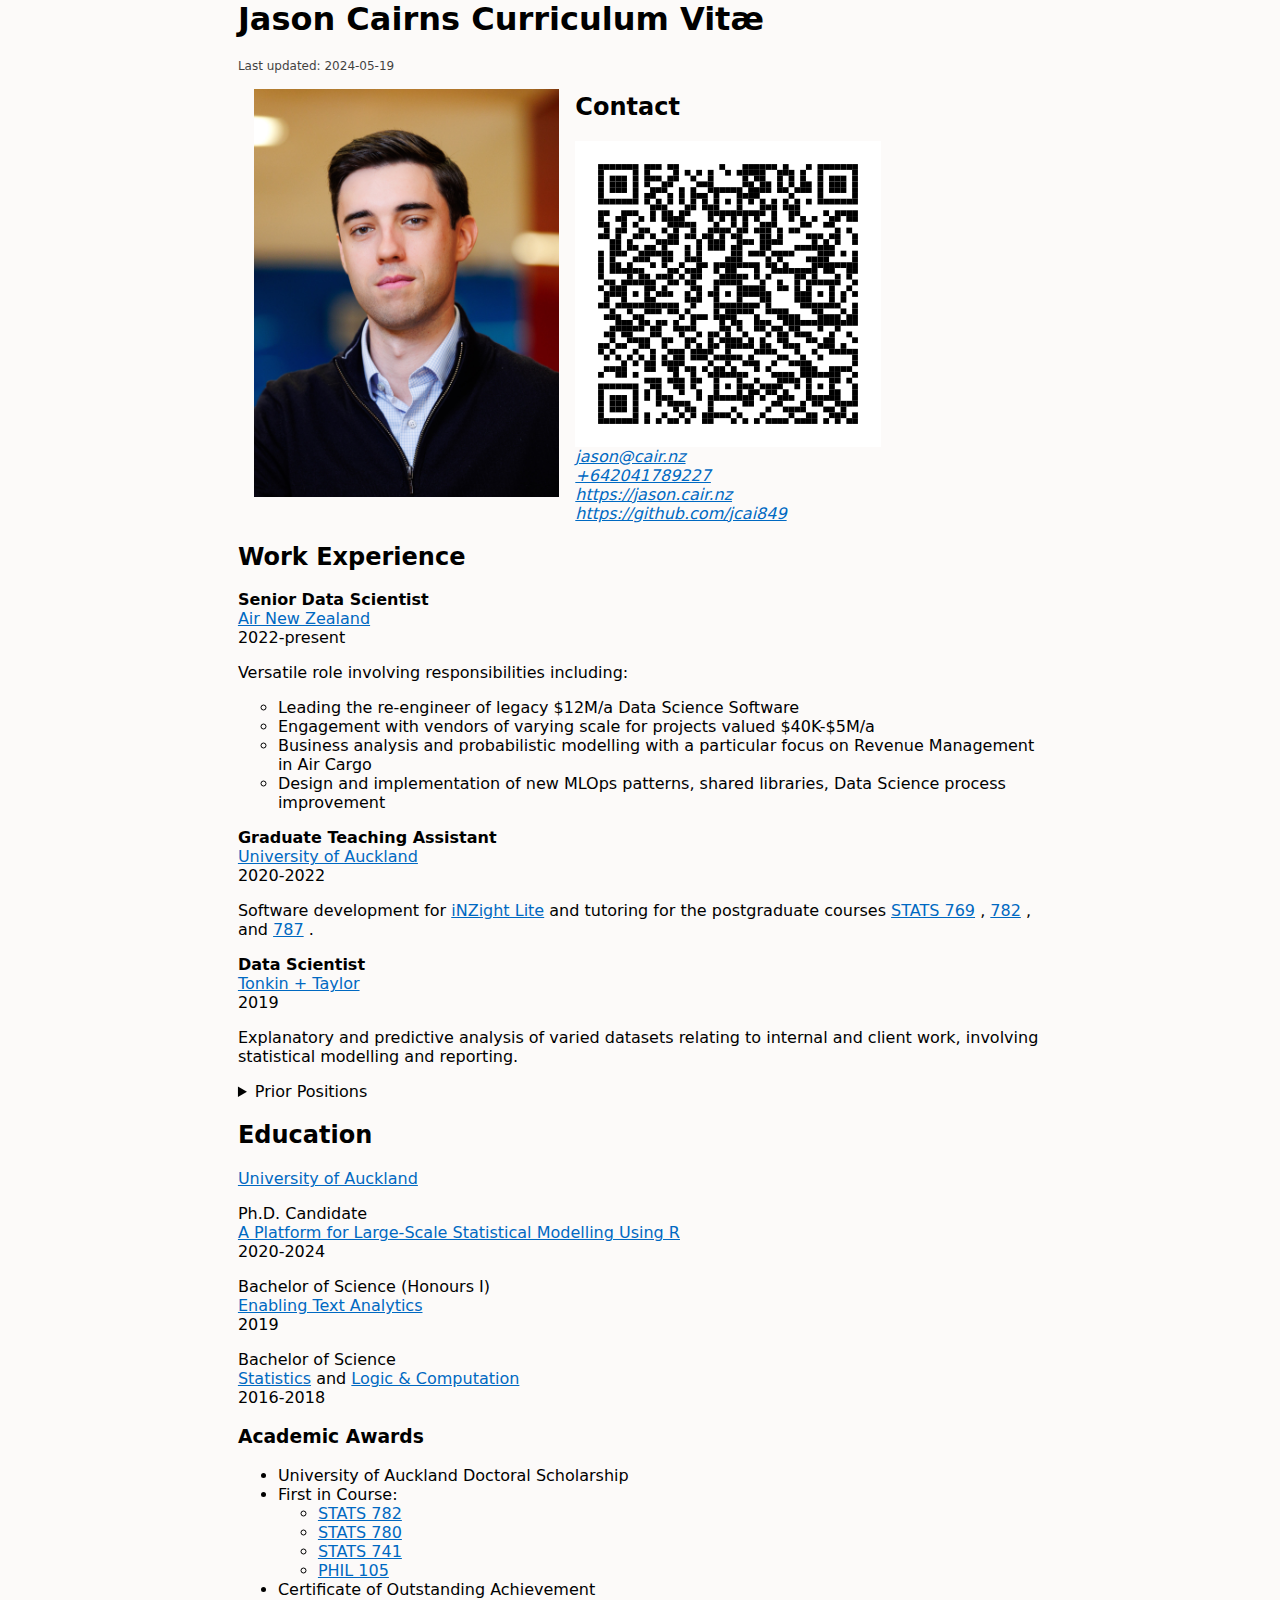
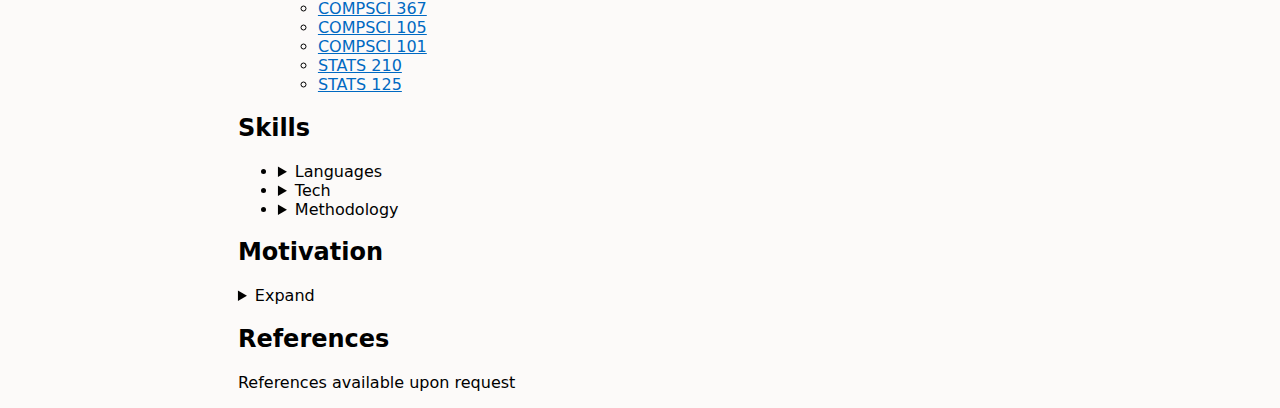
<file: index.html>
<html lang="en-NZ">
  <head>
    <title>Jason Cairns Curriculum Vitæ</title>
    <meta name="author" content="Jason Cairns">
    <link href="style.css" rel="stylesheet">
  </head>
  <body>
    <header>
      <h1>Jason Cairns Curriculum Vitæ</h1>
      <div class="last-updated">Last updated: <time>2024-05-19</time>
      </div>
      <div class="personal">
        <div class="picture">
          <a href="jc-portrait.jpg">
            <img src="jc-portrait.jpg" alt="Portrait photo of Jason Cairns">
          </a>
        </div>
        <div class="contact">
          <h2>Contact</h2>
          <address>
  <div class="vcard">
    <a href="vcard.vcf">
      <img src="vcard.svg" alt="vCard">
    </a>
  </div>
  <div class="email">
    <a href="mailto:jason@cair.nz">jason@cair.nz</a>
  </div>
  <div class="phone">
    <a href="tel:+642041789227">+642041789227</a>
  </div>
  <div class="homepage">
    <a href="https://jason.cair.nz">https://jason.cair.nz</a>
  </div>
  <div class="github">
    <a href="https://github.com/jcai849">https://github.com/jcai849</a>
  </div>
</address>
        </div>
      </div>
    </header>
    <main>
      <h2>Work Experience</h2>
      <div class="all-positions">
  <ol class="positions">
    <li class="position">
      <div class="role">Senior Data Scientist</div>
      <div class="organisation">
        <a href="https://www.airnewzealand.com/">Air New Zealand</a>
      </div>
      <div class="interval">
        <time>2022</time>-<time>present</time>
      </div>
      <p class="description">
			Versatile role involving responsibilities including:
			<ul>
          <li>Leading the re-engineer of legacy $12M/a Data Science Software</li>
          <li>Engagement with vendors of varying scale for projects valued $40K-$5M/a</li>
          <li>Business analysis and probabilistic modelling with a particular focus on Revenue Management in Air Cargo</li>
          <li>Design and implementation of new MLOps patterns, shared libraries, Data Science process improvement</li>
        </ul>
      </p>
    </li>
    <li class="position">
      <div class="role">Graduate Teaching Assistant</div>
      <div class="organisation">
        <a href="https://www.auckland.ac.nz/en.html">University of Auckland</a>
      </div>
      <div class="interval">
        <time>2020</time>-<time>2022</time>
      </div>
      <p class="description">
			Software development for <a href="https://lite.docker.stat.auckland.ac.nz/">iNZight Lite</a> and tutoring for the postgraduate courses <span class="course">
          <a href="https://www.calendar.auckland.ac.nz/en/courses/faculty-of-science/statistics.html#STATS_769Advanced_Data_Science_Practice">STATS 769</a>
        </span>, <span class="course">
          <a href="https://www.calendar.auckland.ac.nz/en/courses/faculty-of-science/statistics.html#STATS_782Statistical_Computing">782</a>
        </span>, and <span class="course">
          <a href="https://www.calendar.auckland.ac.nz/en/courses/faculty-of-science/statistics.html#STATS_787Data_Visualisation">787</a>
        </span>.
		</p>
    </li>
    <li class="position">
      <div class="role">Data Scientist</div>
      <div class="organisation">
        <a href="https://www.tonkintaylor.co.nz/">Tonkin + Taylor</a>
      </div>
      <div class="interval">
        <time>2019</time>
      </div>
      <p class="description">
			Explanatory and predictive analysis of varied datasets relating to internal and client work, involving statistical modelling and reporting.
		</p>
    </li>
  </ol>
  <details>
    <summary>Prior Positions</summary>
    <ol class="positions">
      <li class="position">
        <div class="role">Teaching Assistant</div>
        <div class="organisation">
          <a href="https://www.auckland.ac.nz/en.html">University of Auckland</a>
        </div>
        <div class="interval">
          <time>2018</time>-<time>2019</time>
        </div>
        <p class="description">
			Tutoring undergraduate Statistics and Mathematics students in the computer laboratory, and marking for <span class="course">
            <a href="https://www.calendar.auckland.ac.nz/en/courses/faculty-of-science/statistics.html#STATS_101">STATS 101</a>
          </span>.
		</p>
      </li>
    </ol>
  </details>
</div>
      <h2>Education</h2>
      <div class="institution">
        <a href="https://www.auckland.ac.nz/">University of Auckland</a>
      </div>
      <ol class="qualifications">
  <li class="qualification">
    <div class="rank">Ph.D. Candidate</div>
    <div class="title">
      <a href="https://github.com/jcai849/thesis">A Platform for Large-Scale Statistical Modelling Using R</a>
    </div>
    <div class="interval">
      <time>2020</time>-<time>2024</time>
    </div>
  </li>
  <li class="qualification">
    <div class="rank">Bachelor of Science (Honours I)</div>
    <div class="title">
      <a href="https://github.com/jcai849/stats-781">Enabling Text Analytics</a>
    </div>
    <div class="interval">
      <time>2019</time>
    </div>
  </li>
  <li class="qualification">
    <div class="rank">Bachelor of Science</div>
    <div class="title">
      <a href="https://stat.auckland.ac.nz">Statistics</a> and <a href="http://www.science.auckland.ac.nz/logic-and-computation">Logic &amp; Computation</a>
    </div>
    <div class="interval">
      <time>2016</time>-<time>2018</time>
    </div>
  </li>
</ol>
      <h3>Academic Awards</h3>
      <ul class="awards">
  <li class="award">University of Auckland Doctoral Scholarship</li>
  <li class="award">First in Course:
		<ul class="courses">
      <li class="course">
        <a href="cal/faculty-of-science/statistics.html#STATS_782Statistical_Computing">STATS 782</a>
      </li>
      <li class="course">
        <a href="cal/faculty-of-science/statistics.html#STATS_780Statistical_Consulting">STATS 780</a>
      </li>
      <li class="course">
        <a href="cal/faculty-of-science/statistics.html#STATS_741Sample_Surveys_and_Experimental_Design">STATS 741</a>
      </li>
      <li class="course">
        <a href="cal/faculty-of-arts/philosophy.html#PHIL_105GCritical_Thinking">PHIL 105</a>
      </li>
    </ul>
  </li>
  <li class="award">Certificate of Outstanding Achievement
		<ul class="courses">
      <li class="course">
        <a href="cal/faculty-of-science/computer-science.html#COMPSCI_367Artificial_Intelligence">COMPSCI 367</a>
      </li>
      <li class="course">
        <a href="cal/faculty-of-science/computer-science.html#COMPSCI_105">COMPSCI 105</a>
      </li>
      <li class="course">
        <a href="cal/faculty-of-science/computer-science.html#COMPSCI_101Principles_of_Programming">COMPSCI 101</a>
      </li>
      <li class="course">
        <a href="cal/faculty-of-science/statistics.html#STATS_210Statistical_Theory">STATS 210</a>
      </li>
      <li class="course">
        <a href="cal/faculty-of-science/statistics.html#STATS_125Probability_and_its_Applications">STATS 125</a>
      </li>
    </ul>
  </li>
</ul>
      <h2>Skills</h2>
      <ul class="skills">
  <li class="skill">
          <details>
            <summary>Languages</summary>
	<ul>
	<li class="skill">
                <a href="https://github.com/jcai849/largescalemodels/blob/master/R/dlasso.R">R (Expert)</a>
              </li>
	<li class="skill">
                <a href="https://github.com/jcai849/orcv/blob/master/src/comms.c">C (Advanced)</a>
              </li>
	<li class="skill">
                <details>
                  <summary>UNIX (Advanced)</summary>
		<ul>
			<li>
                      <a href="https://github.com/jcai849/phd/blob/master/src/install-taxicab">shell</a>
                    </li>
			<li>
                      <a href="https://github.com/jcai849/thesis/blob/master/makefile">[b]make</a>
                    </li>
			<li>
                      <a href="https://github.com/jcai849/note/blob/master/scanner.l">lex</a>
                    </li>
			<li>
                      <a href="https://github.com/jcai849/note/blob/a5b71aabee1134b2b11c641b0ace056177253e58/parser.y">yacc</a>
                    </li>
			<li>M4</li>
			<li>etc.</li>
		</ul>
		</details>
	</li>
	<li class="skill">
                <details>
                  <summary>File Processing (Advanced)</summary>
		<ul>
			<li>jq</li>
			<li>
                      <a href="https://github.com/jcai849/jcai849.github.io/blob/master/awards.html.xq">XQuery</a>
                    </li>
			<li>
                      <a href="https://github.com/jcai849/phd/blob/master/src/mklinks">sed</a>
                    </li>
			<li>
                      <a href="https://github.com/jcai849/phd/blob/master/src/mklinks">awk</a>
                    </li>
		</ul>
		</details>
	</li>
	<li class="skill">
                <details>
                  <summary>Database (Advanced)</summary>
		<ul>
			<li>SQL (Snowflake, sqlite)</li>
			<li>dbt</li>
			<li>SPARQL</li>
			<li>odbc configuration</li>
		</ul>
		</details>
	</li>
	<li class="skill">Stan (Intermediate)</li>
	<li class="skill">
                <a href="https://github.com/jcai849/dust-jacket/blob/master/gen_dust_jacket.py">Python (Intermediate)</a>
              </li>
	<li class="skill">
                <details>
                  <summary>Markup</summary>
		<ul>
			<li>
                      <a href="https://github.com/jcai849/jds-2023/blob/master/paper.tex">LaTeX</a>
                    </li>
			<li>HTML &amp; CSS</li>
			<li>Markdown, asciidoc etc.</li>
		</ul>
		</details>
	</li>
    </ul>
	</details>
  </li>
  <li class="skill">
          <details>
            <summary>Tech</summary>
            <ul>
      <li class="skill">Containerisation (Advanced)</li>
      <li class="skill">
                <details>
                  <summary>Operating Systems (Advanced)</summary>
		<ul>
			<li>OpenBSD</li>
			<li>Debian</li>
		</ul>
		</details>
	</li>
      <li class="skill">CI/CD (Intermediate)</li>
      <li class="skill">Cloud Computing (Intermediate)</li>
    </ul>
	</details>
  </li>
  <li class="skill">
          <details>
            <summary>Methodology</summary>
            <ul>
	<li class="skill">Statistical and Mathematical Modelling (Advanced)</li>
	<li class="skill">Project leadership</li>
	<li class="skill">Design &amp; Documentation</li>
	<li class="skill">Agile methodologies</li>
	<li class="skill">Stakeholder engagement</li>
    </ul>
	</details>
  </li>
</ul>
      <h2>Motivation</h2>
      <details>
        <summary>Expand</summary>
        <ul class="motivations">
	<li class="motivation">Representing structures in the conceptual world, and improving upon them</li>
	<li class="motivation">Getting to the root of a problem through first principles</li>
	<li class="motivation">Clarity and rigour in specification</li>
	<li class="motivation">Exploring new places</li>
	<li class="motivation">Working alongside a talented team</li>
</ul>
      </details>
      <h2>References</h2>
      <p>References available upon request</p>
    </main>
  </body>
</html>
</file>
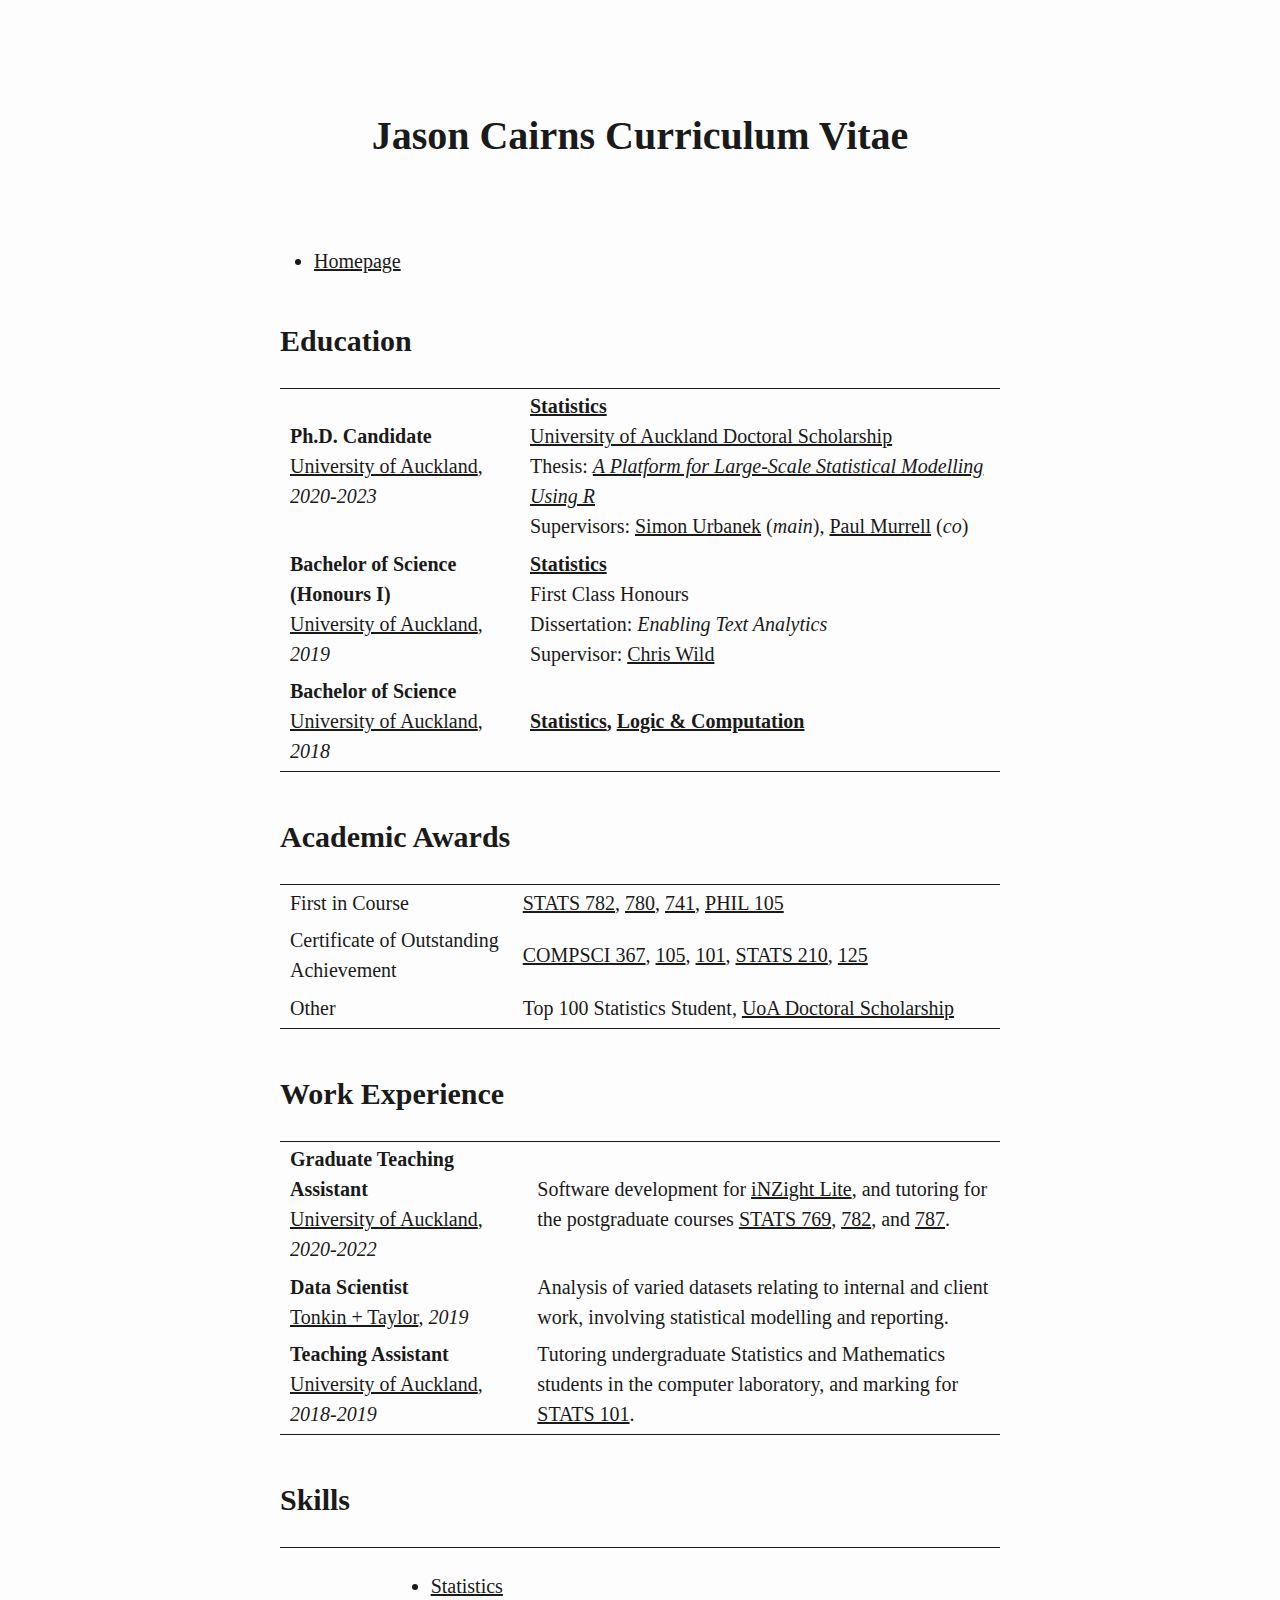
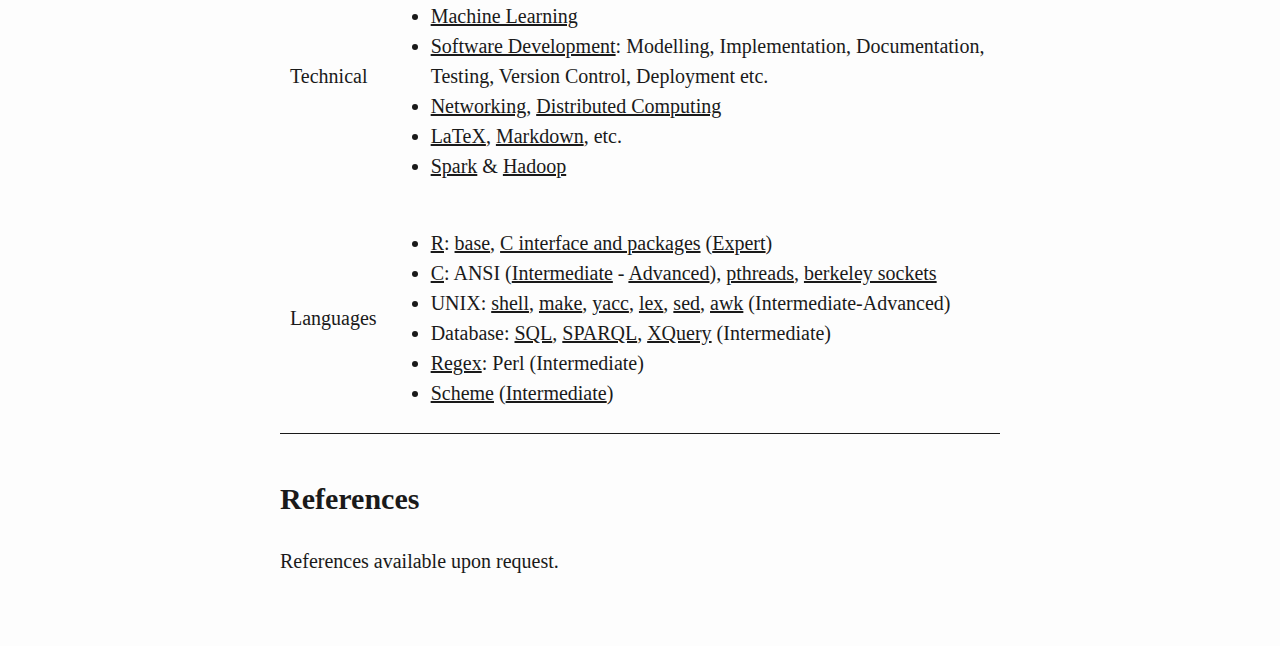
<file: cv.html>
<!DOCTYPE html>
<html xmlns="http://www.w3.org/1999/xhtml" lang="" xml:lang="">
<head>
  <meta charset="utf-8" />
  <meta name="generator" content="pandoc" />
  <meta name="viewport" content="width=device-width, initial-scale=1.0, user-scalable=yes" />
  <title>Jason Cairns Curriculum Vitae</title>
  <style>
    html {
      line-height: 1.5;
      font-family: Georgia, serif;
      font-size: 20px;
      color: #1a1a1a;
      background-color: #fdfdfd;
    }
    body {
      margin: 0 auto;
      max-width: 36em;
      padding-left: 50px;
      padding-right: 50px;
      padding-top: 50px;
      padding-bottom: 50px;
      hyphens: auto;
      overflow-wrap: break-word;
      text-rendering: optimizeLegibility;
      font-kerning: normal;
    }
    @media (max-width: 600px) {
      body {
        font-size: 0.9em;
        padding: 1em;
      }
    }
    @media print {
      body {
        background-color: transparent;
        color: black;
        font-size: 12pt;
      }
      p, h2, h3 {
        orphans: 3;
        widows: 3;
      }
      h2, h3, h4 {
        page-break-after: avoid;
      }
    }
    p {
      margin: 1em 0;
    }
    a {
      color: #1a1a1a;
    }
    a:visited {
      color: #1a1a1a;
    }
    img {
      max-width: 100%;
    }
    h1, h2, h3, h4, h5, h6 {
      margin-top: 1.4em;
    }
    h5, h6 {
      font-size: 1em;
      font-style: italic;
    }
    h6 {
      font-weight: normal;
    }
    ol, ul {
      padding-left: 1.7em;
      margin-top: 1em;
    }
    li > ol, li > ul {
      margin-top: 0;
    }
    blockquote {
      margin: 1em 0 1em 1.7em;
      padding-left: 1em;
      border-left: 2px solid #e6e6e6;
      color: #606060;
    }
    code {
      font-family: Menlo, Monaco, 'Lucida Console', Consolas, monospace;
      font-size: 85%;
      margin: 0;
    }
    pre {
      margin: 1em 0;
      overflow: auto;
    }
    pre code {
      padding: 0;
      overflow: visible;
      overflow-wrap: normal;
    }
    .sourceCode {
     background-color: transparent;
     overflow: visible;
    }
    hr {
      background-color: #1a1a1a;
      border: none;
      height: 1px;
      margin: 1em 0;
    }
    table {
      margin: 1em 0;
      border-collapse: collapse;
      width: 100%;
      overflow-x: auto;
      display: block;
      font-variant-numeric: lining-nums tabular-nums;
    }
    table caption {
      margin-bottom: 0.75em;
    }
    tbody {
      margin-top: 0.5em;
      border-top: 1px solid #1a1a1a;
      border-bottom: 1px solid #1a1a1a;
    }
    th {
      border-top: 1px solid #1a1a1a;
      padding: 0.25em 0.5em 0.25em 0.5em;
    }
    td {
      padding: 0.125em 0.5em 0.25em 0.5em;
    }
    header {
      margin-bottom: 4em;
      text-align: center;
    }
    #TOC li {
      list-style: none;
    }
    #TOC a:not(:hover) {
      text-decoration: none;
    }
    code{white-space: pre-wrap;}
    span.smallcaps{font-variant: small-caps;}
    span.underline{text-decoration: underline;}
    div.column{display: inline-block; vertical-align: top; width: 50%;}
    div.hanging-indent{margin-left: 1.5em; text-indent: -1.5em;}
    ul.task-list{list-style: none;}
    .display.math{display: block; text-align: center; margin: 0.5rem auto;}
  </style>
  <!--[if lt IE 9]>
    <script src="//cdnjs.cloudflare.com/ajax/libs/html5shiv/3.7.3/html5shiv-printshiv.min.js"></script>
  <![endif]-->
</head>
<body>
<header id="title-block-header">
<h1 class="title">Jason Cairns Curriculum Vitae</h1>
</header>
<ul>
<li><a href="http://www.jason.cair.nz">Homepage</a></li>
</ul>
<h2 id="education">Education</h2>
<table>
<colgroup>
<col style="width: 33%" />
<col style="width: 66%" />
</colgroup>
<tbody>
<tr class="odd">
<td style="text-align: left;"><strong>Ph.D. Candidate</strong><br />
<a href="https://www.auckland.ac.nz/">University of Auckland</a>, <em>2020-2023</em></td>
<td style="text-align: left;"><strong><a href="https://stat.auckland.ac.nz">Statistics</a></strong><br />
<a href="https://www.auckland.ac.nz/en/study/scholarships-and-awards/scholarship-types/postgraduate-scholarships/doctoral-scholarships.html">University of Auckland Doctoral Scholarship</a><br />
Thesis: <a href="http://www.jason.cair.nz/research/index.html"><em>A Platform for Large-Scale Statistical Modelling Using R</em></a><br />
Supervisors: <a href="https://www.stat.auckland.ac.nz/people/profile/simon-urbanek">Simon Urbanek</a> (<em>main</em>), <a href="https://www.stat.auckland.ac.nz/people/pmur002">Paul Murrell</a> (<em>co</em>)</td>
</tr>
<tr class="even">
<td style="text-align: left;"><strong>Bachelor of Science (Honours I)</strong><br />
<a href="https://www.auckland.ac.nz/">University of Auckland</a>, <em>2019</em></td>
<td style="text-align: left;"><strong><a href="https://stat.auckland.ac.nz">Statistics</a></strong><br />
First Class Honours<br />
Dissertation: <em>Enabling Text Analytics</em><br />
Supervisor: <a href="https://www.stat.auckland.ac.nz/people/profile/c-wild">Chris Wild</a></td>
</tr>
<tr class="odd">
<td style="text-align: left;"><strong>Bachelor of Science</strong><br />
<a href="https://www.auckland.ac.nz/">University of Auckland</a>, <em>2018</em></td>
<td style="text-align: left;"><strong><a href="https://stat.auckland.ac.nz">Statistics</a>, <a href="http://www.science.auckland.ac.nz/logic-and-computation">Logic &amp; Computation</a></strong></td>
</tr>
</tbody>
</table>
<h2 id="academic-awards">Academic Awards</h2>
<table>
<colgroup>
<col style="width: 32%" />
<col style="width: 67%" />
</colgroup>
<tbody>
<tr class="odd">
<td style="text-align: left;">First in Course</td>
<td style="text-align: left;"><a href="https://www.calendar.auckland.ac.nz/en/courses/faculty-of-science/statistics.html#STATS_782Statistical_Computing">STATS 782</a>, <a href="https://www.calendar.auckland.ac.nz/en/courses/faculty-of-science/statistics.html#STATS_780Statistical_Consulting">780</a>, <a href="https://www.calendar.auckland.ac.nz/en/courses/faculty-of-science/statistics.html#STATS_741Sample_Surveys_and_Experimental_Design">741</a>, <a href="https://www.calendar.auckland.ac.nz/en/courses/faculty-of-arts/philosophy.html#PHIL_105GCritical_Thinking">PHIL 105</a></td>
</tr>
<tr class="even">
<td style="text-align: left;">Certificate of Outstanding Achievement</td>
<td style="text-align: left;"><a href="https://www.calendar.auckland.ac.nz/en/courses/faculty-of-science/computer-science.html#COMPSCI_367Artificial_Intelligence">COMPSCI 367</a>, <a href="https://www.calendar.auckland.ac.nz/en/courses/faculty-of-science/computer-science.html#COMPSCI_105">105</a>, <a href="https://www.calendar.auckland.ac.nz/en/courses/faculty-of-science/computer-science.html#COMPSCI_101Principles_of_Programming">101</a>, <a href="https://www.calendar.auckland.ac.nz/en/courses/faculty-of-science/statistics.html#STATS_210Statistical_Theory">STATS 210</a>, <a href="https://www.calendar.auckland.ac.nz/en/courses/faculty-of-science/statistics.html#STATS_125Probability_and_its_Applications">125</a></td>
</tr>
<tr class="odd">
<td style="text-align: left;">Other</td>
<td style="text-align: left;">Top 100 Statistics Student, <a href="https://www.auckland.ac.nz/en/study/scholarships-and-awards/scholarship-types/postgraduate-scholarships/doctoral-scholarships.html">UoA Doctoral Scholarship</a></td>
</tr>
</tbody>
</table>
<h2 id="work-experience">Work Experience</h2>
<table>
<colgroup>
<col style="width: 34%" />
<col style="width: 65%" />
</colgroup>
<tbody>
<tr class="odd">
<td style="text-align: left;"><strong>Graduate Teaching Assistant</strong><br />
<a href="https://www.auckland.ac.nz/">University of Auckland</a>, <em>2020-2022</em></td>
<td style="text-align: left;">Software development for <a href="https://lite.docker.stat.auckland.ac.nz/">iNZight Lite</a>, and tutoring for the postgraduate courses <a href="https://www.calendar.auckland.ac.nz/en/courses/faculty-of-science/statistics.html#STATS_769Advanced_Data_Science_Practice">STATS 769</a>, <a href="https://www.calendar.auckland.ac.nz/en/courses/faculty-of-science/statistics.html#STATS_782Statistical_Computing">782</a>, and <a href="https://www.calendar.auckland.ac.nz/en/courses/faculty-of-science/statistics.html#STATS_787Data_Visualisation">787</a>.</td>
</tr>
<tr class="even">
<td style="text-align: left;"><strong>Data Scientist</strong><br />
<a href="https://www.tonkintaylor.co.nz/">Tonkin + Taylor</a>, <em>2019</em></td>
<td style="text-align: left;">Analysis of varied datasets relating to internal and client work, involving statistical modelling and reporting.</td>
</tr>
<tr class="odd">
<td style="text-align: left;"><strong>Teaching Assistant</strong><br />
<a href="https://www.auckland.ac.nz/">University of Auckland</a>, <em>2018-2019</em></td>
<td style="text-align: left;">Tutoring undergraduate Statistics and Mathematics students in the computer laboratory, and marking for <a href="https://www.calendar.auckland.ac.nz/en/courses/faculty-of-science/statistics.html#STATS_101">STATS 101</a>.</td>
</tr>
</tbody>
</table>
<h2 id="skills">Skills</h2>
<table>
<colgroup>
<col style="width: 4%" />
<col style="width: 95%" />
</colgroup>
<tbody>
<tr class="odd">
<td>Technical</td>
<td><ul>
<li><a href="https://www.worldcat.org/title/statistical-inference/oclc/46538638">Statistics</a></li>
<li><a href="https://hastie.su.domains/Papers/ESLII.pdf">Machine Learning</a></li>
<li><a href="https://archive.org/details/mythicalmonth00broo">Software Development</a>: Modelling, Implementation, Documentation, Testing, Version Control, Deployment etc.</li>
<li><a href="http://www.unpbook.com/">Networking</a>, <a href="https://github.com/jcai849/largerscale">Distributed Computing</a></li>
<li><a href="https://en.wikibooks.org/wiki/LaTeX">LaTeX</a>, <a href="https://pandoc.org/MANUAL.html#pandocs-markdown">Markdown</a>, etc.</li>
<li><a href="https://spark.rstudio.com/reference/">Spark</a> &amp; <a href="https://github.com/jcai849/phd/tree/master/src/hadoop">Hadoop</a></li>
</ul></td>
</tr>
<tr class="even">
<td>Languages</td>
<td><ul>
<li><a href="https://www.r-project.org/">R</a>: <a href="https://cran.r-project.org/doc/manuals/r-release/R-lang.html">base</a>, <a href="https://cran.r-project.org/doc/manuals/r-release/R-exts.html#The-R-API">C interface and packages</a> (<a href="https://github.com/jcai849/largerscale">Expert</a>)</li>
<li><a href="https://en.wikipedia.org/wiki/C_(programming_language)">C</a>: ANSI (<a href="https://github.com/jcai849/c">Intermediate</a> - <a href="https://github.com/jcai849/orcv">Advanced</a>), <a href="https://man.openbsd.org/pthreads">pthreads</a>, <a href="https://man.openbsd.org/netintro.4">berkeley sockets</a></li>
<li>UNIX: <a href="https://man.openbsd.org/sh.1">shell</a>, <a href="https://man.openbsd.org/make">make</a>, <a href="https://man.openbsd.org/yacc.1">yacc</a>, <a href="https://man.openbsd.org/lex">lex</a>, <a href="https://man.openbsd.org/sed.1">sed</a>, <a href="https://man.openbsd.org/awk.1">awk</a> (Intermediate-Advanced)</li>
<li>Database: <a href="https://www.sqlite.org/index.html">SQL</a>, <a href="https://www.w3.org/TR/sparql11-query/">SPARQL</a>, <a href="https://www.w3.org/XML/Query/">XQuery</a> (Intermediate)</li>
<li><a href="http://regex.info/book.html">Regex</a>: Perl (Intermediate)</li>
<li><a href="https://racket-lang.org/">Scheme</a> (<a href="https://github.com/jcai849/sicp">Intermediate</a>)</li>
</ul></td>
</tr>
</tbody>
</table>
<h2 id="references">References</h2>
<p>References available upon request.</p>
</body>
</html>
</file>
<file: style.css>
* {
	box-sizing: border-box;
	font-family: system-ui;
}

@media (prefers-color-scheme: light) {
	body {
		background-color: #FCFAF9;
	}
}

@media (prefers-color-scheme: dark) {
	body {
		background-color: #1b1b1b;
		color: #fff;
	}
}

body {
	width: min(79ch, 80%);
	margin: 0 auto;
	font-size: 100%;
}

.picture img, .details {
	max-width: 30ch;
	margin: 1em;
}

.vcard img {
	width: 30ch;
}

.personal {
	display: flex;
}

.role {
	font-weight: bold;
}

.positions, .qualifications {
	list-style-type: none;
	padding: 0;
}

.qualification {
	margin-top: 1em;

}

a:link {
	color: #0069c2;
}

a:visited {
	color: #551a8b;
}

.last-updated {
	font-size: 75%;
	opacity: 0.75;
}
</file>
